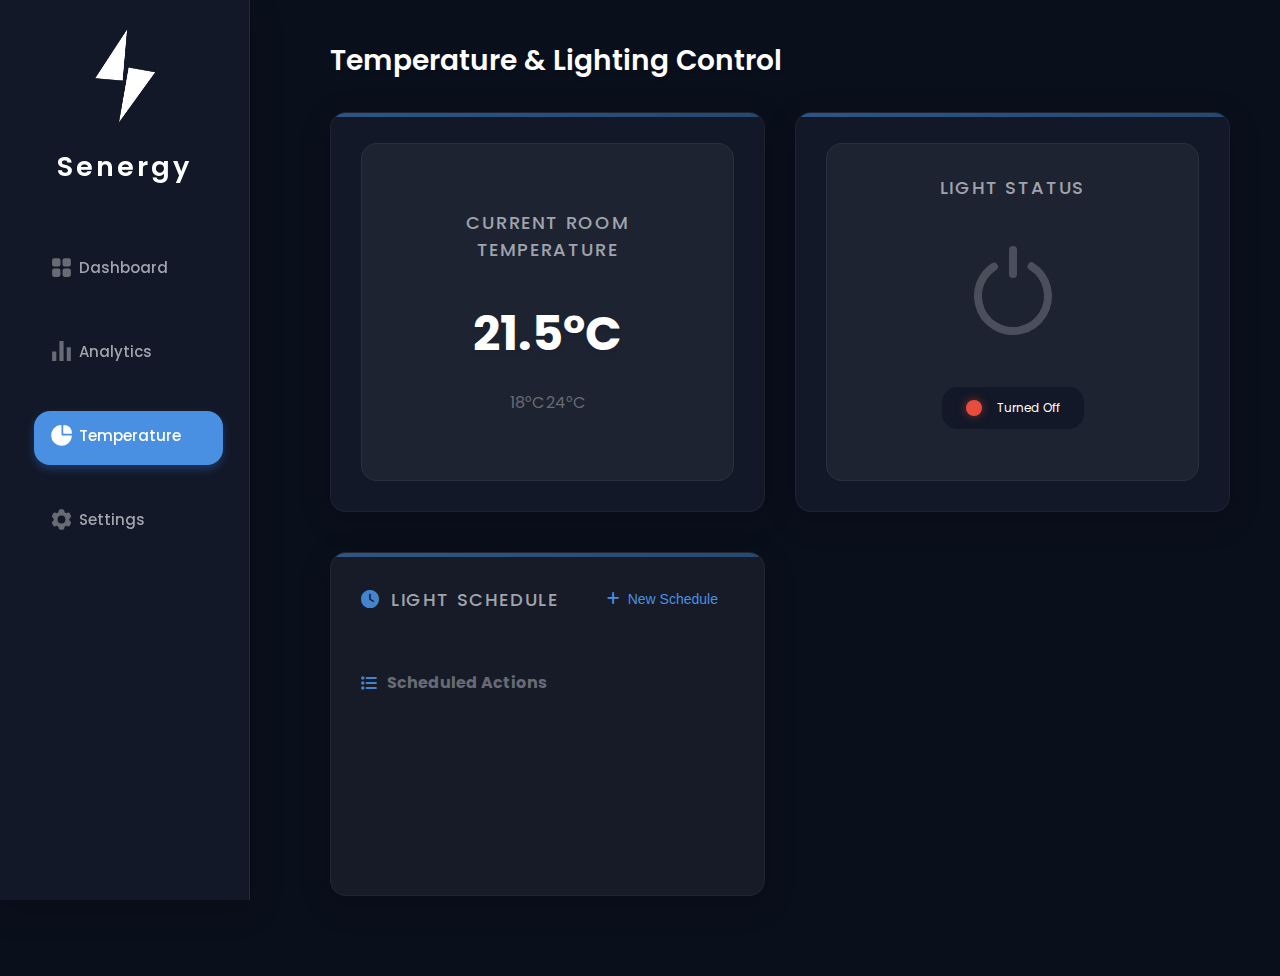
<file: Temperature.html>
<!DOCTYPE html>
<html lang="en">
<head>
    <meta charset="UTF-8">
    <meta name="viewport" content="width=device-width, initial-scale=1.0">
    <link rel="preconnect" href="https://fonts.googleapis.com">
    <link rel="preconnect" href="https://fonts.gstatic.com" crossorigin>
    <link href="https://fonts.googleapis.com/css2?family=Poppins:wght@100;200;300;400;500;600;700;800;900&display=swap" rel="stylesheet">
    <link rel="stylesheet" href="https://cdnjs.cloudflare.com/ajax/libs/font-awesome/6.0.0-beta3/css/all.min.css">
    <link rel="stylesheet" href="../CSS/Temperature.css">
    <script src="../JS/temperature.js" defer></script>
    <title>Senergy - Temperature</title>
</head>
<body>
    <header>
        <img src="../IMG/PNGLOGO.png" alt="Senergy Logo">
        <h1>Senergy</h1>
        <ul>
            <li><a href="index.html">
                <svg xmlns="http://www.w3.org/2000/svg" viewBox="0 0 24 24"><g data-name="Layer 2"><g data-name="grid"><rect width="24" height="24" opacity="0"></rect><path d="M9 3H5a2 2 0 0 0-2 2v4a2 2 0 0 0 2 2h4a2 2 0 0 0 2-2V5a2 2 0 0 0-2-2z"></path><path d="M19 3h-4a2 2 0 0 0-2 2v4a2 2 0 0 0 2 2h4a2 2 0 0 0 2-2V5a2 2 0 0 0-2-2z"></path><path d="M9 13H5a2 2 0 0 0-2 2v4a2 2 0 0 0 2 2h4a2 2 0 0 0 2-2v-4a2 2 0 0 0-2-2z"></path><path d="M19 13h-4a2 2 0 0 0-2 2v4a2 2 0 0 0 2 2h4a2 2 0 0 0 2-2v-4a2 2 0 0 0-2-2z"></path></g></g></svg>
            <span>Dashboard</span>
            </a></li>
            <li><a href="Analytics.html">
                <svg xmlns="http://www.w3.org/2000/svg" viewBox="0 0 24 24" fill="currentColor"><path d="M3 12H7V21H3V12ZM17 8H21V21H17V8ZM10 2H14V21H10V2Z"></path></svg>    
            <span>Analytics</span>
            </a></li>
            <li><a href="Temperature.html"class="active">
                <svg xmlns="http://www.w3.org/2000/svg" viewBox="0 0 24 24"><g data-name="Layer 2"><g data-name="pie-chart"><rect width="24" height="24" opacity="0"/><path d="M14.5 10.33h6.67A.83.83 0 0 0 22 9.5 7.5 7.5 0 0 0 14.5 2a.83.83 0 0 0-.83.83V9.5a.83.83 0 0 0 .83.83z"/><path d="M21.08 12h-8.15a.91.91 0 0 1-.91-.91V2.92A.92.92 0 0 0 11 2a10 10 0 1 0 11 11 .92.92 0 0 0-.92-1z"/></g></g></svg>
            <span>Temperature</span>
            </a></li>
            <li><a href="Settings.html">
                <svg data-slot="icon" fill="currentColor" viewBox="0 0 24 24" xmlns="http://www.w3.org/2000/svg" aria-hidden="true"><path clip-rule="evenodd" fill-rule="evenodd" d="M11.078 2.25c-.917 0-1.699.663-1.85 1.567L9.05 4.889c-.02.12-.115.26-.297.348a7.493 7.493 0 0 0-.986.57c-.166.115-.334.126-.45.083L6.3 5.508a1.875 1.875 0 0 0-2.282.819l-.922 1.597a1.875 1.875 0 0 0 .432 2.385l.84.692c.095.078.17.229.154.43a7.598 7.598 0 0 0 0 1.139c.015.2-.059.352-.153.43l-.841.692a1.875 1.875 0 0 0-.432 2.385l.922 1.597a1.875 1.875 0 0 0 2.282.818l1.019-.382c.115-.043.283-.031.45.082.312.214.641.405.985.57.182.088.277.228.297.35l.178 1.071c.151.904.933 1.567 1.85 1.567h1.844c.916 0 1.699-.663 1.85-1.567l.178-1.072c.02-.12.114-.26.297-.349.344-.165.673-.356.985-.57.167-.114.335-.125.45-.082l1.02.382a1.875 1.875 0 0 0 2.28-.819l.923-1.597a1.875 1.875 0 0 0-.432-2.385l-.84-.692c-.095-.078-.17-.229-.154-.43a7.614 7.614 0 0 0 0-1.139c-.016-.2.059-.352.153-.43l.84-.692c.708-.582.891-1.59.433-2.385l-.922-1.597a1.875 1.875 0 0 0-2.282-.818l-1.02.382c-.114.043-.282.031-.449-.083a7.49 7.49 0 0 0-.985-.57c-.183-.087-.277-.227-.297-.348l-.179-1.072a1.875 1.875 0 0 0-1.85-1.567h-1.843ZM12 15.75a3.75 3.75 0 1 0 0-7.5 3.75 3.75 0 0 0 0 7.5Z"></path></svg>
            <span>Settings</span>
            </a></li>
        </ul>
    </header>
    <main>
        <h2>Temperature & Lighting Control</h2>
        
        <div class="temperature-grid">
            <div class="container">
                <div class="current-temp">
                    <h3>Current Room Temperature</h3>
                    <p id="room-temperature">21.5°C</p>
                    <div class="temp-range">
                        <span>18°C</span>
                        <span>24°C</span>
                    </div>
                </div>
            </div>
            <div class="container">
                <div class="light-status">
                    <h3>Light Status</h3>

                    <!-- Copy paste uit code pen -->
                    <div class="power-switch">
                        <input type="checkbox" id="light-toggle" />
                        <div class="button">
                            <svg class="power-off">
                                <use xlink:href="#line" class="line" />
                                <use xlink:href="#circle" class="circle" />
                            </svg>
                            <svg class="power-on">
                                <use xlink:href="#line" class="line" />
                                <use xlink:href="#circle" class="circle" />
                            </svg>
                        </div>
                    </div>
                    
                    <!-- SVG -->
                    <svg xmlns="http://www.w3.org/2000/svg" style="display: none;">
                        <symbol xmlns="http://www.w3.org/2000/svg" viewBox="0 0 150 150" id="line">
                            <line x1="75" y1="34" x2="75" y2="58"/>
                        </symbol>
                        <symbol xmlns="http://www.w3.org/2000/svg" viewBox="0 0 150 150" id="circle">
                            <circle cx="75" cy="80" r="35"/>
                        </symbol>
                    </svg>
                    <!-- END -->

                    <div class="status-indicator">
                        <div class="status-circle" id="light-circle-dot"></div>
                        <span id="light-status-text">Turned Off</span>
                    </div>
                </div>
            </div>
        </div>

    <article>
        <div class="lighting-grid">
            <div class="container schedule-control">
                <div class="schedule-header">
                    <h3><i class="fas fa-clock"></i> Light Schedule</h3>
                    <button class="add-schedule-toggle" id="toggle-schedule-form">
                        <i class="fas fa-plus"></i>
                        <span>New Schedule</span>
                    </button>
                </div>

                <div class="schedule-form" id="schedule-form">
                    <div class="schedule-inputs">
                        <div class="time-input">
                            <label for="schedule-time">
                                <i class="fas fa-clock"></i>
                                Time
                            </label>
                            <input type="time" class="icon-time" id="schedule-time">
                        </div>
                        <div class="action-select">
                            <label for="schedule-action">
                                <i class="fas fa-lightbulb"></i>
                                Action
                            </label>
                            <select id="schedule-action">
                                <option value="on">Turn On</option>
                                <option value="off">Turn Off</option>
                            </select>
                        </div>
                    </div>
                    <button class="control-btn" id="add-schedule-btn">
                        <i class="fas fa-plus"></i>
                        <span>Add Schedule</span>
                    </button>
                </div>
                
                <div class="schedule-list">
                    <h4><i class="fas fa-list"></i> Scheduled Actions</h4>
                    <div class="schedule-items-wrapper">
                        <ul id="schedule-items">
                        </ul>
                        <div class="empty-state" id="empty-schedule">
                            <i class="fas fa-calendar-plus"></i>
                            <p>No schedules yet</p>
                            <span>Add a new schedule to automate your lights</span>
                        </div>
                    </div>
                </div>
            </div>
        </div>
    </article>
    </main>
</body>
</html>
</file>
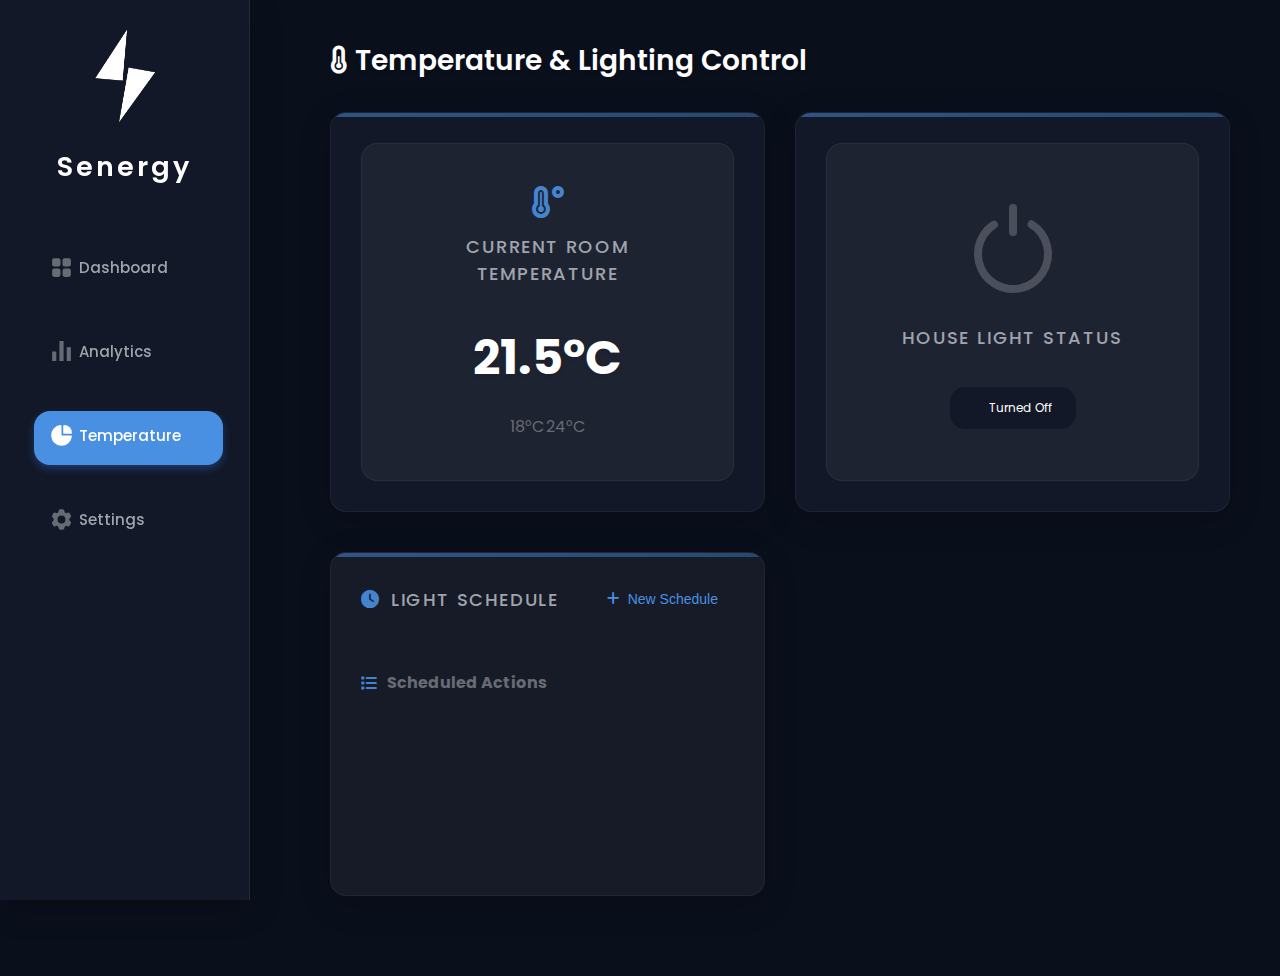
<file: HTML/Temperature.html>
<!DOCTYPE html>
<html lang="en">
<head>
    <meta charset="UTF-8">
    <meta name="viewport" content="width=device-width, initial-scale=1.0">
    <title>Senergy - Temperature & Lighting</title>
    <link rel="preconnect" href="https://fonts.googleapis.com">
    <link rel="preconnect" href="https://fonts.gstatic.com" crossorigin>
    <link href="https://fonts.googleapis.com/css2?family=Poppins:wght@100;200;300;400;500;600;700;800;900&display=swap" rel="stylesheet">
    <link rel="stylesheet" href="https://cdnjs.cloudflare.com/ajax/libs/font-awesome/6.0.0-beta3/css/all.min.css">
    <link rel="stylesheet" href="../CSS/Temperature.css">
</head>
<body>
    <header>
        <img src="../IMG/PNGLOGO.png" alt="Senergy Logo">
        <h1>Senergy</h1>
        <ul>
            <li><a href="../index.html">
                <svg xmlns="http://www.w3.org/2000/svg" viewBox="0 0 24 24"><g data-name="Layer 2"><g data-name="grid"><rect width="24" height="24" opacity="0"></rect><path d="M9 3H5a2 2 0 0 0-2 2v4a2 2 0 0 0 2 2h4a2 2 0 0 0 2-2V5a2 2 0 0 0-2-2z"></path><path d="M19 3h-4a2 2 0 0 0-2 2v4a2 2 0 0 0 2 2h4a2 2 0 0 0 2-2V5a2 2 0 0 0-2-2z"></path><path d="M9 13H5a2 2 0 0 0-2 2v4a2 2 0 0 0 2 2h4a2 2 0 0 0 2-2v-4a2 2 0 0 0-2-2z"></path><path d="M19 13h-4a2 2 0 0 0-2 2v4a2 2 0 0 0 2 2h4a2 2 0 0 0 2-2v-4a2 2 0 0 0-2-2z"></path></g></g></svg>
            <span>Dashboard</span>
            </a></li>
            <li><a href="Analytics.html">
                <svg xmlns="http://www.w3.org/2000/svg" viewBox="0 0 24 24" fill="currentColor"><path d="M3 12H7V21H3V12ZM17 8H21V21H17V8ZM10 2H14V21H10V2Z"></path></svg>    
            <span>Analytics</span>
            </a></li>
            <li><a href="Temperature.html"class="active">
                <svg xmlns="http://www.w3.org/2000/svg" viewBox="0 0 24 24"><g data-name="Layer 2"><g data-name="pie-chart"><rect width="24" height="24" opacity="0"/><path d="M14.5 10.33h6.67A.83.83 0 0 0 22 9.5 7.5 7.5 0 0 0 14.5 2a.83.83 0 0 0-.83.83V9.5a.83.83 0 0 0 .83.83z"/><path d="M21.08 12h-8.15a.91.91 0 0 1-.91-.91V2.92A.92.92 0 0 0 11 2a10 10 0 1 0 11 11 .92.92 0 0 0-.92-1z"/></g></g></svg>
            <span>Temperature</span>
            </a></li>
            <li><a href="Settings.html">
                <svg data-slot="icon" fill="currentColor" viewBox="0 0 24 24" xmlns="http://www.w3.org/2000/svg" aria-hidden="true"><path clip-rule="evenodd" fill-rule="evenodd" d="M11.078 2.25c-.917 0-1.699.663-1.85 1.567L9.05 4.889c-.02.12-.115.26-.297.348a7.493 7.493 0 0 0-.986.57c-.166.115-.334.126-.45.083L6.3 5.508a1.875 1.875 0 0 0-2.282.819l-.922 1.597a1.875 1.875 0 0 0 .432 2.385l.84.692c.095.078.17.229.154.43a7.598 7.598 0 0 0 0 1.139c.015.2-.059.352-.153.43l-.841.692a1.875 1.875 0 0 0-.432 2.385l.922 1.597a1.875 1.875 0 0 0 2.282.818l1.019-.382c.115-.043.283-.031.45.082.312.214.641.405.985.57.182.088.277.228.297.35l.178 1.071c.151.904.933 1.567 1.85 1.567h1.844c.916 0 1.699-.663 1.85-1.567l.178-1.072c.02-.12.114-.26.297-.349.344-.165.673-.356.985-.57.167-.114.335-.125.45-.082l1.02.382a1.875 1.875 0 0 0 2.28-.819l.923-1.597a1.875 1.875 0 0 0-.432-2.385l-.84-.692c-.095-.078-.17-.229-.154-.43a7.614 7.614 0 0 0 0-1.139c-.016-.2.059-.352.153-.43l.84-.692c.708-.582.891-1.59.433-2.385l-.922-1.597a1.875 1.875 0 0 0-2.282-.818l-1.02.382c-.114.043-.282.031-.449-.083a7.49 7.49 0 0 0-.985-.57c-.183-.087-.277-.227-.297-.348l-.179-1.072a1.875 1.875 0 0 0-1.85-1.567h-1.843ZM12 15.75a3.75 3.75 0 1 0 0-7.5 3.75 3.75 0 0 0 0 7.5Z"></path></svg>
            <span>Settings</span>
            </a></li>
        </ul>
    </header>

    <main>
        <h2><i class="fas fa-thermometer-half"></i> Temperature & Lighting Control</h2>
        
        <div class="temperature-grid">
            <div class="container">
                <div class="current-temp">
                    <i class="fas fa-temperature-high fa-2x"></i>
                    <h3>Current Room Temperature</h3>
                    <p id="room-temperature">21.5°C</p>
                    <div class="temp-range">
                        <span>18°C</span>
                        <span>24°C</span>
                    </div>
                </div>
            </div>
            <div class="container">
                <div class="light-status">
                    <div class="power-switch">
                        <input type="checkbox" id="light-toggle" />
                        <div class="button">
                            <svg class="power-off">
                                <use xlink:href="#line" class="line" />
                                <use xlink:href="#circle" class="circle" />
                            </svg>
                            <svg class="power-on">
                                <use xlink:href="#line" class="line" />
                                <use xlink:href="#circle" class="circle" />
                            </svg>
                        </div>
                    </div>
                    
                    <!-- SVG -->
                    <svg xmlns="http://www.w3.org/2000/svg" style="display: none;">
                        <symbol xmlns="http://www.w3.org/2000/svg" viewBox="0 0 150 150" id="line">
                            <line x1="75" y1="34" x2="75" y2="58"/>
                        </symbol>
                        <symbol xmlns="http://www.w3.org/2000/svg" viewBox="0 0 150 150" id="circle">
                            <circle cx="75" cy="80" r="35"/>
                        </symbol>
                    </svg>
                    
                    <h3>House Light Status</h3>
                    <div class="status-indicator">
                        <div class="status-dot" id="light-status-dot"></div>
                        <span id="light-status-text">Turned Off</span>
                    </div>
                </div>
            </div>
        </div>

        <div class="lighting-grid">
            <div class="container schedule-control">
                <div class="schedule-header">
                    <h3><i class="fas fa-clock"></i> Light Schedule</h3>
                    <button class="add-schedule-toggle" id="toggle-schedule-form">
                        <i class="fas fa-plus"></i>
                        <span>New Schedule</span>
                    </button>
                </div>

                <div class="schedule-form" id="schedule-form">
                    <div class="schedule-inputs">
                        <div class="time-input">
                            <label for="schedule-time">
                                <i class="fas fa-clock"></i>
                                Time
                            </label>
                            <input type="time" id="schedule-time">
                        </div>
                        <div class="action-select">
                            <label for="schedule-action">
                                <i class="fas fa-lightbulb"></i>
                                Action
                            </label>
                            <select id="schedule-action">
                                <option value="on">Turn On</option>
                                <option value="off">Turn Off</option>
                            </select>
                        </div>
                    </div>
                    <button class="control-btn" id="add-schedule-btn">
                        <i class="fas fa-plus"></i>
                        <span>Add Schedule</span>
                    </button>
                </div>
                
                <div class="schedule-list">
                    <h4><i class="fas fa-list"></i> Scheduled Actions</h4>
                    <div class="schedule-items-wrapper">
                        <ul id="schedule-items">
                        </ul>
                        <div class="empty-state" id="empty-schedule">
                            <i class="fas fa-calendar-plus"></i>
                            <p>No schedules yet</p>
                            <span>Add a new schedule to automate your lights</span>
                        </div>
                    </div>
                </div>
            </div>
        </div>
    </main>

    <script src="../JS/temperature.js"></script>
</body>
</html>
</file>
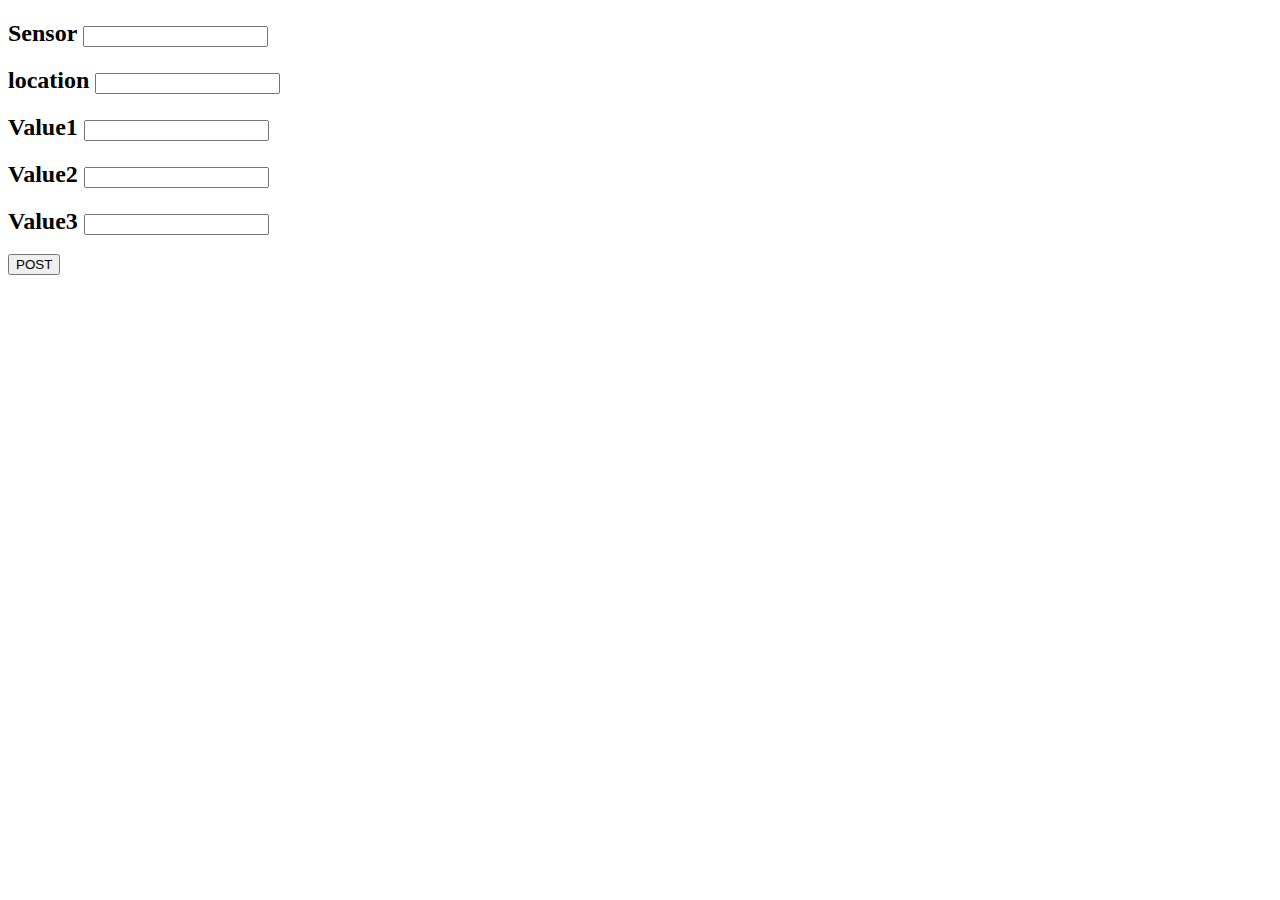
<file: Test/uploader.html>
<!DOCTYPE html>
<html lang="en">
<head>
    <meta charset="UTF-8">
    <meta name="viewport" content="width=device-width, initial-scale=1.0">
    <script src="POST.js" defer></script>
    <title>Document</title>
</head>
<body>
    <!-- RUN ONLY IN VSCODE LIVESERVER!!!!!!!! -->
    <div>
        <h2>Sensor <input type="text" id="sensor"></h2>
    </div>
    <div>
        <h2>location <input type="text" id="location"></h2>
    </div>
    <div>
        <h2>Value1 <input type="text" id="value1"></h2>
    </div>
    <div>
        <h2>Value2 <input type="text" id="value2"></h2>
    </div>
    <div>
        <h2>Value3 <input type="text" id="value3"></h2>
    </div>
    <button onclick="POST()">POST</button>
</body>
</html>
</file>
<file: CSS/Temperature.css>
*, *::before, *::after {
    margin: 0;
    padding: 0;
    box-sizing: border-box;
}

:root {
    --primary-bg: #0a0f1c;
    --sidebar-bg: #121827;
    --card-bg: rgba(255, 255, 255, 0.05);
    --text-primary: #ffffff;
    --text-secondary: #a0a4ad;
    --text-muted: #676b73;
    --accent: #4a90e2;
    --accent-hover: #357abd;
    --green: #2ecc71;
    --orange: #f39c12;
    --red: #e74c3c;
    --shadow: 0 8px 32px rgba(0, 0, 0, 0.2);
    --border-radius: 1.6rem;
    --transition: all 0.3s cubic-bezier(0.4, 0, 0.2, 1);
}

/* Randomly placed media query */
@media (max-width: 992px) {
    .temperature-grid, .lighting-grid {
        grid-template-columns: 1fr;
        gap: 2rem;
        padding: 0 1rem;
    }
    
    .container {
        padding: 2rem;
        min-height: 25rem;
    }
    
    .current-temp, .light-status {
        padding: 2rem;
    }
    
    .schedule-inputs {
        grid-template-columns: 1fr;
        gap: 1.5rem;
    }
    
    .schedule-form {
        padding: 2rem;
    }
    
    #schedule-items li {
        padding: 1.2rem;
    }
}

html, body {
    height: 100%;
    font-family: "Poppins", sans-serif;
    font-size: 62.5%;
    background: var(--primary-bg);
    color: var(--text-primary);
}

/* Switch styles mixed in here */
.power-switch {
  --color-invert: #ffff;
  --width: 150px;    
  --height: 150px;
  position: relative;
  display: flex;
  justify-content: center;
  align-items: center;
  width: var(--width);
  height: var(--height);
}

.power-switch .button {
  width: 100%;
  height: 100%;
  display: flex;
  justify-content: center;
  align-items: center;
  position: relative;
}

.power-switch .button:after {
  content: "";
  width: 100%;
  height: 100%;
  position: absolute;
  background: radial-gradient(circle closest-side, var(--color-invert), transparent);
  filter: blur(20px);
  opacity: 0;
  transition: opacity 1s ease, transform 1s ease;
  transform: perspective(1px) translateZ(0);
  backface-visibility: hidden;
}

/* More switch styles */
.power-switch .button .power-on,
.power-switch .button .power-off {
  height: 100%;
  width: 100%;
  position: absolute;
  z-index: 1;
  fill: none;
  stroke: var(--color-invert);
  stroke-width: 8px;
  stroke-linecap: round;
  stroke-linejoin: round;
}

header {
    display: flex;
    flex-direction: column;
    background-color: var(--sidebar-bg);
    box-shadow: var(--shadow);
    position: fixed;
    left: 0;
    top: 0;
    height: 100%;
    width: 25rem;
    padding: 3rem 3.2rem;
    z-index: 100;
    transition: var(--transition);
    overflow-y: auto;
    border-right: 1px solid rgba(255, 255, 255, 0.08);
}

header > img {
    width: 6rem;
    margin: 0 auto 2.5rem;
    object-fit: cover;
}

header > h1 {
    user-select: none;
    font-size: 2.7rem;
    font-weight: 600;
    text-align: center;
    margin-bottom: 4rem;
    letter-spacing: 0.3rem;
}

/* Even more switch styles */
.power-switch .button .power-on .line,
.power-switch .button .power-off .line {
  opacity: .2;
}

.power-switch .button .power-on .circle,
.power-switch .button .power-off .circle {
  opacity: .2;
  transform: rotate(-58deg);
  transform-origin: center 80px;
  stroke-dasharray: 220;
  stroke-dashoffset: 40;
}

header > ul {
    list-style: none;
    width: 100%;
    gap: 0.8rem;
    padding: 0 1.7rem; 
    display: flex;
    flex-direction: column;
}

/* Main content styles mixed in */
main {
    margin-left: 28rem;
    padding: 4rem 5rem;
    min-height: 100vh;
    width: calc(100% - 28rem);
    transition: var(--transition);
}

main h2 {
    font-size: 2.8rem;
    font-weight: 600;
    margin-bottom: 3rem;
    color: var(--text-primary);
    text-shadow: 0 2px 4px rgba(0, 0, 0, 0.1);
}

/* More switch styles */
.power-switch .button .power-on {
  filter: drop-shadow(0px 0px 6px rgba(255,255,255,.8));
}

.power-switch .button .power-on .line {
  opacity: 0;
  transition: opacity .3s ease 1s;
}

.power-switch .button .power-on .circle {
  opacity: 1;
  stroke-dashoffset: 220;
  transition: transform 0s ease, stroke-dashoffset 1s ease 0s;
}

header > ul > li {
    position: relative;
    margin-top: 1.6rem;
    width: 125%;
    right: 1.5rem;
    margin-bottom: 0.6rem;
    border-radius: 1rem;
    transition: var(--transition);
}

/* Grid layouts */
.temperature-grid, .lighting-grid {
    display: grid;
    grid-template-columns: 1fr 1fr;
    gap: 3rem;
    margin-bottom: 4rem;
    max-width: 140rem;
    margin-left: auto;
    margin-right: auto;
}

/* Switch input styles */
.power-switch input {
  position: absolute;
  height: 100%;
  width: 100%;
  z-index: 2;
  cursor: pointer;
  opacity: 0;
}

.power-switch input:checked + .button:after {
  opacity: 0.15;
  transform: scale(2) perspective(1px) translateZ(0);
  backface-visibility: hidden;
  transition: opacity .5s ease, transform .5s ease;
}

/* Container styles */
.container {
    background-color: var(--sidebar-bg);
    border-radius: var(--border-radius);
    padding: 3rem;
    box-shadow: var(--shadow);
    border: 1px solid rgba(255, 255, 255, 0.05);
    transition: var(--transition);
    position: relative;
    overflow: hidden;
    min-height: 30rem;
    display: flex;
    flex-direction: column;
    justify-content: center;
}

/* More switch animations */
.power-switch input:checked + .button .power-on,
.power-switch input:checked + .button .power-off {
  animation: click-animation .3s ease forwards;
  transform: scale(1);
}

.power-switch input:checked + .button .power-on .line,
.power-switch input:checked + .button .power-off .line {
  animation: line-animation .8s ease-in forwards;
}

.power-switch input:checked + .button .power-on .circle,
.power-switch input:checked + .button .power-off .circle {
  transform: rotate(302deg);
}

/* Header link styles */
header > ul > li > a {
    color: var(--text-secondary);
    text-decoration: none;
    font-size: 1.5rem;
    padding: 0.2rem 1.5rem;
    padding-top: 1.2rem;
    display: flex;
    align-items: center;
    gap: 1.5rem;
    transition: var(--transition);
    border-radius: var(--border-radius-sm);
}

/* More switch states */
.power-switch input:checked + .button .power-on .line {
  opacity: 1;
  transition: opacity .05s ease-in .55s;
}

.power-switch input:checked + .button .power-on .circle {
  transform: rotate(302deg);
  stroke-dashoffset: 40;
  transition: transform .4s ease .2s, stroke-dashoffset .4s ease .2s;
}

/* Container before element */
.container::before {
    content: '';
    position: absolute;
    top: 0;
    left: 0;
    width: 100%;
    height: 4px;
    background: linear-gradient(90deg, var(--accent), var(--accent-hover));
    opacity: 0.5;
}

/* Switch animations */
@keyframes line-animation {
  0% {
    transform: translateY(0);
  }
  10% {
    transform: translateY(10px);
  }
  40% {
    transform: translateY(-25px);
  }
  60% {
    transform: translateY(-25px);
  }
  85% {
    transform: translateY(10px);
  }
  100% {
    transform: translateY(0px);
  }
}

@keyframes click-animation {
  0% {
    transform: scale(1);
  }
  50% {
    transform: scale(.9);
  }
  100% {
    transform: scale(1);
  }
}

/* Temperature and light status styles */
.current-temp, .light-status {
    background-color: var(--card-bg);
    padding: 3rem;
    border-radius: var(--border-radius);
    display: flex;
    flex-direction: column;
    align-items: center;
    text-align: center;
    border: 1px solid rgba(255, 255, 255, 0.05);
    position: relative;
    height: 100%;
    justify-content: center;
}

/* Header icons */
header > ul > li > a > i {
    font-size: 2rem;
}

header > ul > li > a > span {
    font-weight: 500;
    margin-bottom: 1.4rem;
    margin-left: -1rem;
}

header > ul > li > a > svg {
    fill: #676b73;
    width: 2.5rem;
    height: 2.5rem;
    flex-shrink: 0;
    margin-bottom: 1.5rem;
    transition: var(--transition);
}

/* Hover states */
header > ul > li:hover {
    background-color: rgba(255, 255, 255, 0.08);
}
  
header > ul > li:hover > a {
    color: var(--text-primary);
}
  
header > ul > li:hover > a::before {
    width: 100%;
}
  
header > ul > li:hover > a > svg {
    fill: var(--accent);
    transform: scale(1.1) rotate(5deg);
}
  
header > ul > li > a.active {
    border-radius: var(--border-radius);
    background-color: var(--accent);
    color: var(--text-primary);
    box-shadow: 0 4px 8px rgba(58, 134, 255, 0.3);
}
  
header > ul > li > a.active > svg {
    fill: var(--text-primary);
}

/* Status indicators */
.current-temp i, .light-status i {
    font-size: 3.2rem;
    margin-bottom: 1.5rem;
    color: var(--accent);
    opacity: 0.9;
}

.current-temp h3, .light-status h3 {
    font-size: 1.8rem;
    color: var(--text-secondary);
    margin-bottom: 1.5rem;
    font-weight: 500;
    text-transform: uppercase;
    letter-spacing: 0.1em;
}

#light-status-text {
    font-size: 1.2rem;
}

.current-temp p {
    font-size: 4.8rem;
    font-weight: 700;
    color: var(--text-primary);
    margin: 2rem 0;
    text-shadow: 0 2px 4px rgba(0, 0, 0, 0.1);
}

.current-temp span {
    font-size: 1.6rem;
    color: var(--text-muted);
}

/* Status indicator styles */
.status-indicator {
    display: flex;
    align-items: center;
    gap: 1.5rem;
    margin: 2rem 0;
    background-color: var(--sidebar-bg);
    padding: 1.2rem 2.4rem;
    border-radius: var(--border-radius);
    border: 1px solid rgba(255, 255, 255, 0.05);
}

.status-circle {
    width: 1.6rem;
    height: 1.6rem;
    border-radius: 50%;
    background-color: var(--red);
    box-shadow: 0 0 10px rgba(231, 76, 60, 0.5);
    transition: var(--transition);
}

.status-circle.on {
    background-color: var(--green);
    box-shadow: 0 0 10px rgba(46, 204, 113, 0.5);
}

/* Control button styles */
.control-btn {
    background-color: var(--card-bg);
    color: var(--text-primary);
    border: 2px solid var(--accent);
    padding: 1.4rem 3.2rem;
    border-radius: var(--border-radius);
    font-size: 1.5rem;
    font-weight: 500;
    cursor: pointer;
    transition: var(--transition);
    margin-top: 2rem;
    display: flex;
    align-items: center;
    gap: 1rem;
    position: relative;
    overflow: hidden;
}

.control-btn::before {
    content: '';
    position: absolute;
    top: 0;
    left: 0;
    width: 100%;
    height: 100%;
    background-color: var(--accent);
    opacity: 0;
    transition: var(--transition);
    z-index: 0;
}

.control-btn:hover::before {
    opacity: 0.1;
}

.control-btn i {
    position: relative;
    margin-top: 1rem;
    z-index: 1;
    transition: var(--transition);
}

.control-btn:hover i {
    transform: rotate(180deg);
}

.control-btn span {
    position: relative;
    z-index: 1;
}

.control-btn:hover {
    transform: translateY(-2px);
    box-shadow: 0 6px 16px rgba(74, 144, 226, 0.2);
}

.schedule-control {
    background-color: var(--card-bg);
    padding: 3rem;
    border-radius: var(--border-radius);
    border: 1px solid rgba(255, 255, 255, 0.05);
    height: 100%;
}

.schedule-header {
    display: flex;
    justify-content: space-between;
    align-items: center;
    margin-bottom: 2.5rem;
}

.schedule-header h3 {
    font-size: 1.8rem;
    color: var(--text-secondary);
    font-weight: 500;
    text-transform: uppercase;
    letter-spacing: 0.1em;
    display: flex;
    align-items: center;
    gap: 1rem;
}

.schedule-header h3 i {
    color: var(--accent);
    opacity: 0.9;
}

.add-schedule-toggle {
    background: none;
    border: none;
    color: var(--accent);
    font-size: 1.4rem;
    padding: 0.8rem 1.6rem;
    border-radius: var(--border-radius);
    cursor: pointer;
    display: flex;
    align-items: center;
    gap: 0.8rem;
    transition: var(--transition);
}

.add-schedule-toggle:hover {
    background-color: rgba(74, 144, 226, 0.1);
}

/* Schedule form styles */
.schedule-form {
    background-color: var(--sidebar-bg);
    padding: 2.5rem;
    border-radius: var(--border-radius);
    border: 1px solid rgba(255, 255, 255, 0.05);
    margin-bottom: 3rem;
    transform-origin: top;
    transition: all 0.3s cubic-bezier(0.4, 0, 0.2, 1);
    opacity: 0;
    transform: scale(0.95) translateY(-10px);
    pointer-events: none;
    display: none;
}

.schedule-form.show {
    opacity: 1;
    transform: scale(1) translateY(0);
    pointer-events: all;
    display: block;
}

.schedule-inputs {
    display: grid;
    grid-template-columns: 1fr 1fr;
    gap: 2.5rem;
    margin-bottom: 2rem;
}

.time-input, .action-select {
    display: flex;
    flex-direction: column;
    gap: 1rem;
}

.time-input label, .action-select label {
    font-size: 1.4rem;
    color: var(--text-secondary);
    display: flex;
    align-items: center;
    gap: 0.8rem;
}

.time-input label i, .action-select label i {
    color: var(--accent);
    opacity: 0.9;
}

.time-input input, .action-select select {
    background-color: var(--card-bg);
    border: 1px solid rgba(255, 255, 255, 0.1);
    padding: 1.4rem;
    border-radius: var(--border-radius);
    color: var(--text-primary);
    font-size: 1.5rem;
    transition: var(--transition);
    width: 100%;
    cursor: pointer;
    appearance: none;
    -webkit-appearance: none;
    background-repeat: no-repeat;
    background-position: right 1.4rem center;
    background-size: 1.6rem;
    padding-right: 2rem;
}

.action-select select {
    background-color: var(--sidebar-bg) !important;
    color: var(--text-primary) !important;
    border: 1px solid rgba(255, 255, 255, 0.1);
    padding: 1.4rem;
    border-radius: var(--border-radius);
    font-size: 1.5rem;
    transition: var(--transition);
    width: 100%;
    cursor: pointer;
    appearance: none;
    -webkit-appearance: none;
    -moz-appearance: none;
    background-image: url("data:image/svg+xml,%3Csvg xmlns='http://www.w3.org/2000/svg' width='24' height='24' viewBox='0 0 24 24' fill='none' stroke='%23a0a4ad' stroke-width='2' stroke-linecap='round' stroke-linejoin='round'%3E%3Cpolyline points='6 9 12 15 18 9'%3E%3C/polyline%3E%3C/svg%3E");
    background-repeat: no-repeat;
    background-position: right 1.4rem center;
    background-size: 1.6rem;
    padding-right: 2rem;
}

.action-select select option {
    background-color: var(--sidebar-bg) !important;
    color: var(--text-primary) !important;
    padding: 1.2rem;
    font-size: 1.5rem;
}

.action-select select:focus option:checked {
    background: var(--sidebar-bg) !important;
    color: var(--text-primary) !important;
}

.action-select select option:hover {
    background-color: var(--card-bg) !important;
}

.action-select select {
    scrollbar-width: thin;
    scrollbar-color: var(--accent) var(--sidebar-bg);
}

.action-select select::-webkit-scrollbar {
    width: 8px;
}

.action-select select::-webkit-scrollbar-track {
    background: var(--sidebar-bg);
}

.action-select select::-webkit-scrollbar-thumb {
    background-color: var(--accent);
    border-radius: 4px;
}

.action-select select:focus {
    background-color: var(--sidebar-bg) !important;
}

.action-select select:active {
    background-color: var(--sidebar-bg) !important;
}

.action-select select:focus option {
    background-color: var(--sidebar-bg) !important;
    color: var(--text-primary) !important;
}

.action-select select option:checked {
    background-color: var(--accent) !important;
    color: var(--text-primary) !important;
}

.time-input input::-webkit-calendar-picker-indicator {
    filter: invert(1);
    opacity: 0.5;
    cursor: pointer;
    transition: var(--transition);
}

.time-input input:hover::-webkit-calendar-picker-indicator {
    opacity: 1;
}

.time-input input:focus::-webkit-calendar-picker-indicator {
    opacity: 1;
    filter: invert(1) brightness(1.2);
}

.time-input input:hover, .action-select select:hover {
    border-color: var(--accent);
}

.time-input input:focus, .action-select select:focus {
    outline: none;
    border-color: var(--accent);
    box-shadow: 0 0 0 2px rgba(74, 144, 226, 0.2);
}

/* Light on styles */
.light-status.on .schedule-form {
    background-color: rgba(46, 204, 113, 0.1);
    border-color: rgba(46, 204, 113, 0.2);
}

.light-status.on .schedule-inputs select,
.light-status.on .schedule-inputs input {
    background-color: rgba(46, 204, 113, 0.05);
    border-color: rgba(46, 204, 113, 0.2);
}

.light-status.on .schedule-inputs select:hover,
.light-status.on .schedule-inputs input:hover {
    border-color: var(--green);
}

.light-status.on .schedule-inputs select:focus,
.light-status.on .schedule-inputs input:focus {
    border-color: var(--green);
    box-shadow: 0 0 0 2px rgba(46, 204, 113, 0.2);
}

.light-status.on .schedule-header h3 i {
    color: var(--green);
}

.light-status.on .schedule-list h4 i {
    color: var(--green);
}

.light-status.on .schedule-item-content i {
    color: var(--green);
}

/* Schedule list styles */
.schedule-list {
    margin-top: 3rem;
}

.schedule-list h4 {
    font-size: 1.6rem;
    color: var(--text-muted);
    margin-bottom: 2rem;
    display: flex;
    align-items: center;
    gap: 1rem;
}

.schedule-list h4 i {
    color: var(--accent);
    opacity: 0.9;
}

.schedule-items-wrapper {
    position: relative;
    min-height: 15rem;
}

.empty-state {
    position: absolute;
    top: 50%;
    left: 50%;
    transform: translate(-50%, -50%);
    text-align: center;
    display: none;
}

.empty-state i {
    font-size: 4rem;
    color: var(--text-muted);
    margin-bottom: 1.5rem;
}

.empty-state p {
    font-size: 1.8rem;
    color: var(--text-secondary);
    margin-bottom: 0.5rem;
}

.empty-state span {
    font-size: 1.4rem;
    color: var(--text-muted);
}

#schedule-items:empty + .empty-state {
    display: block;
}

#schedule-items {
    list-style: none;
    display: flex;
    flex-direction: column;
    gap: 1rem;
}

#schedule-items li {
    display: flex;
    justify-content: space-between;
    align-items: center;
    padding: 1.6rem;
    background-color: var(--sidebar-bg);
    border-radius: var(--border-radius);
    font-size: 1.5rem;
    border: 1px solid rgba(255, 255, 255, 0.05);
    transition: var(--transition);
}

.schedule-item-content {
    display: flex;
    align-items: center;
    gap: 1.2rem;
}

.schedule-item-content i {
    color: var(--accent);
    opacity: 0.9;
    font-size: 1.6rem;
}

#schedule-items li:hover {
    transform: translateX(4px);
    background-color: rgba(255, 255, 255, 0.02);
}

#schedule-items li button {
    background: none;
    border: none;
    color: var(--red);
    cursor: pointer;
    font-size: 1.5rem;
    padding: 1rem;
    border-radius: 50%;
    transition: var(--transition);
    display: flex;
    align-items: center;
    justify-content: center;
    opacity: 0.6;
}

#schedule-items li button:hover {
    background-color: rgba(231, 76, 60, 0.1);
    opacity: 1;
}
</file>
